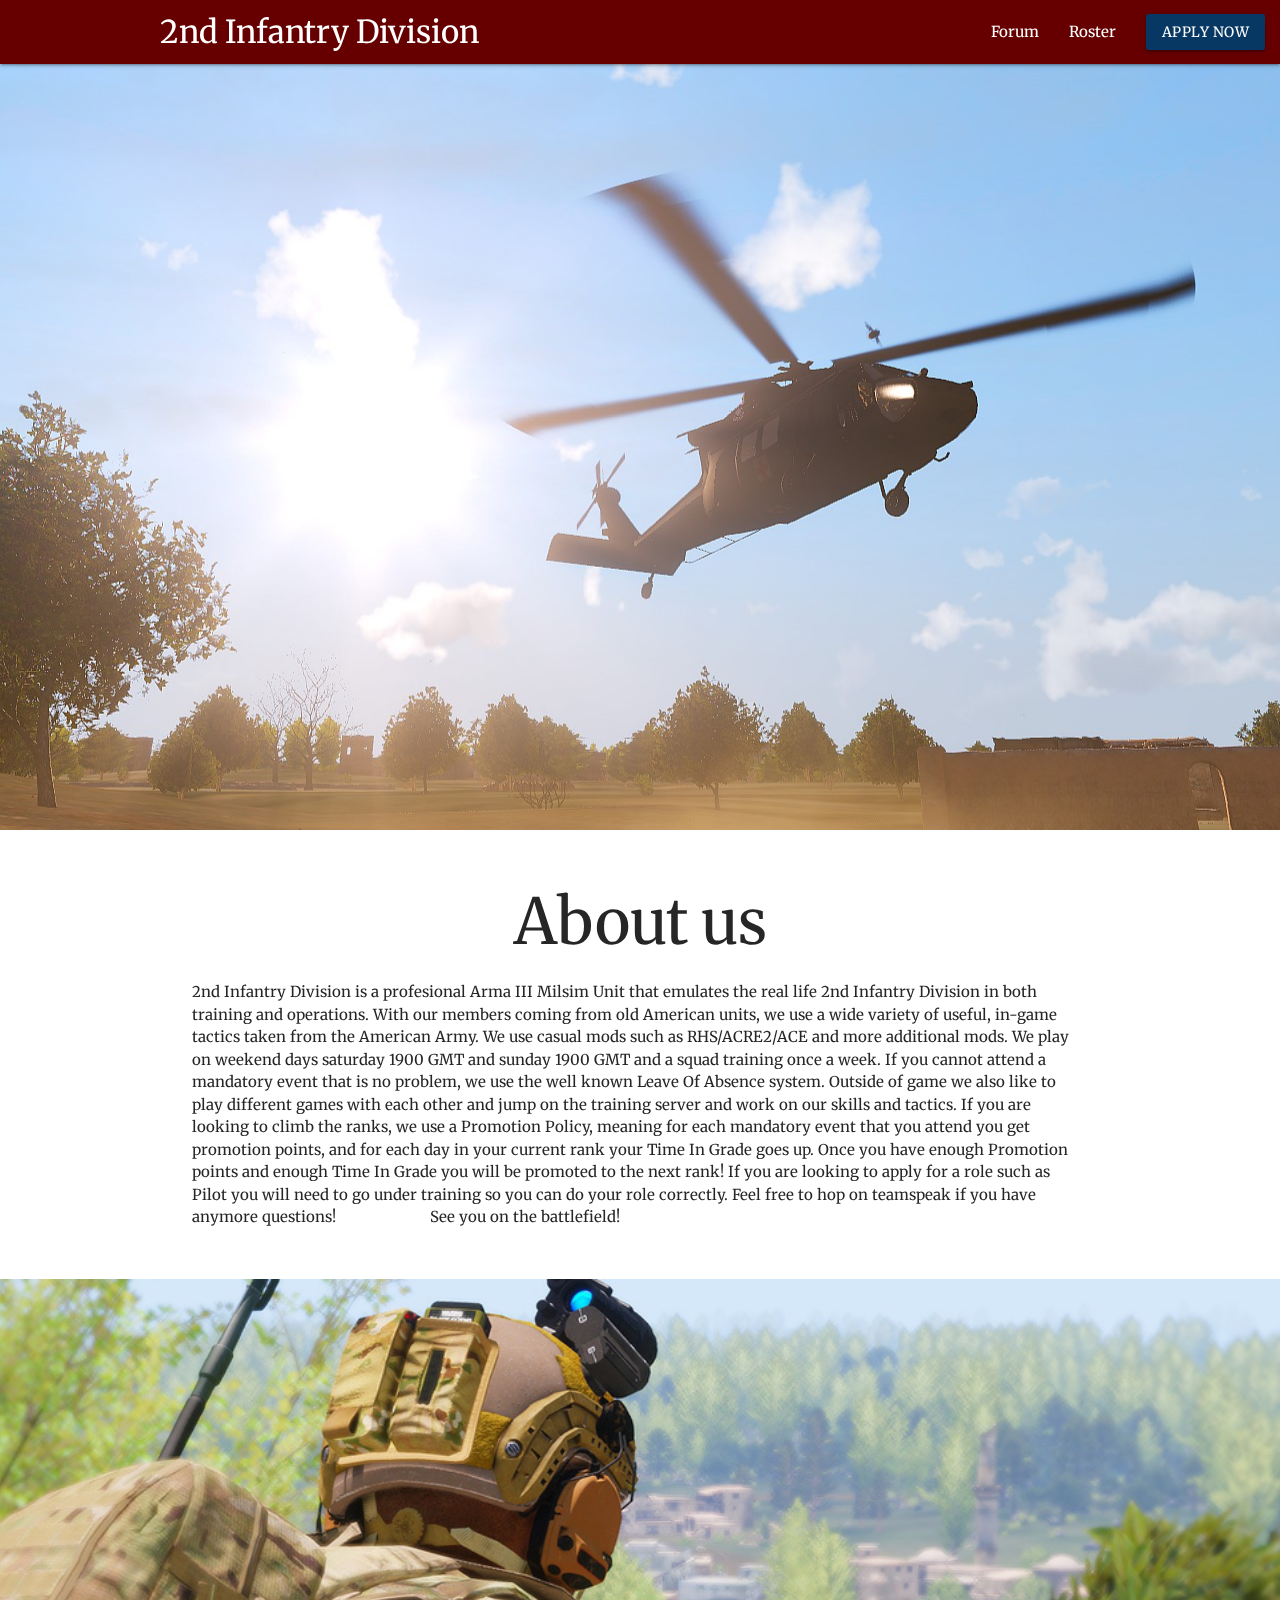
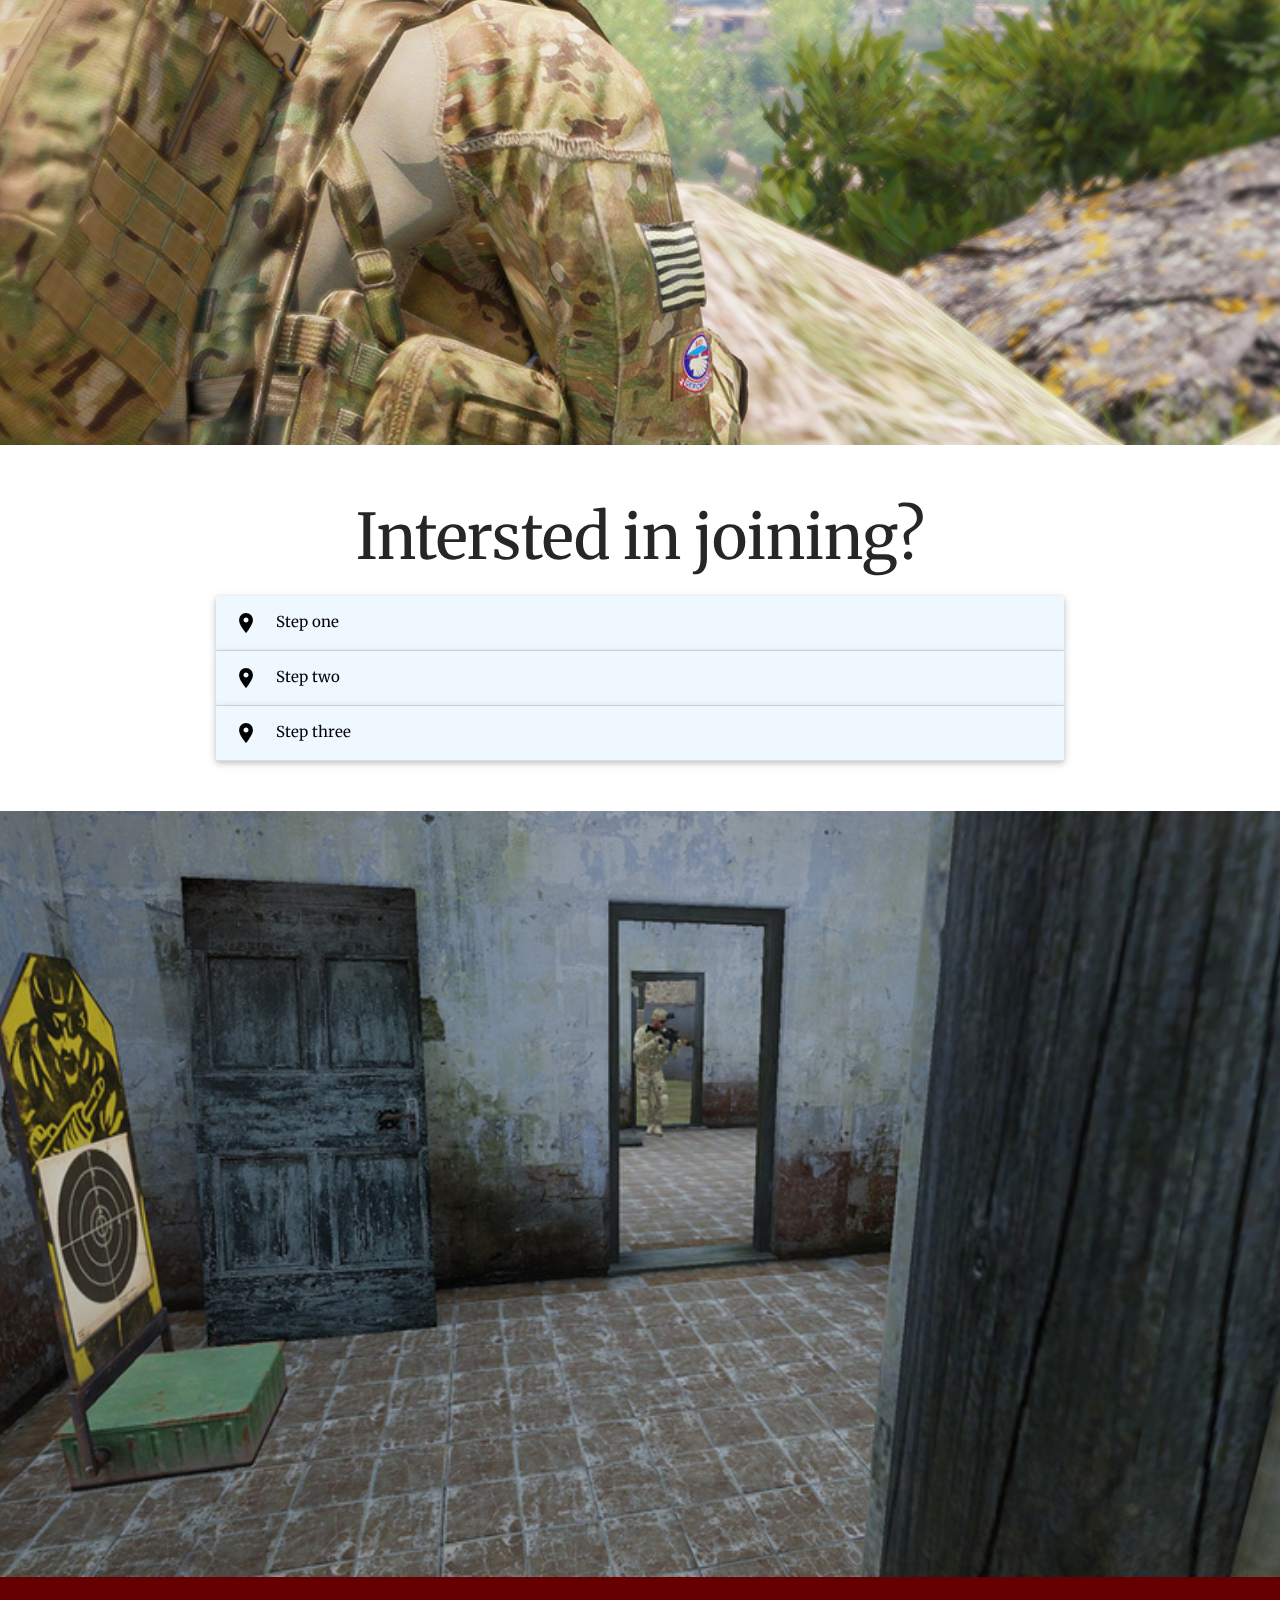
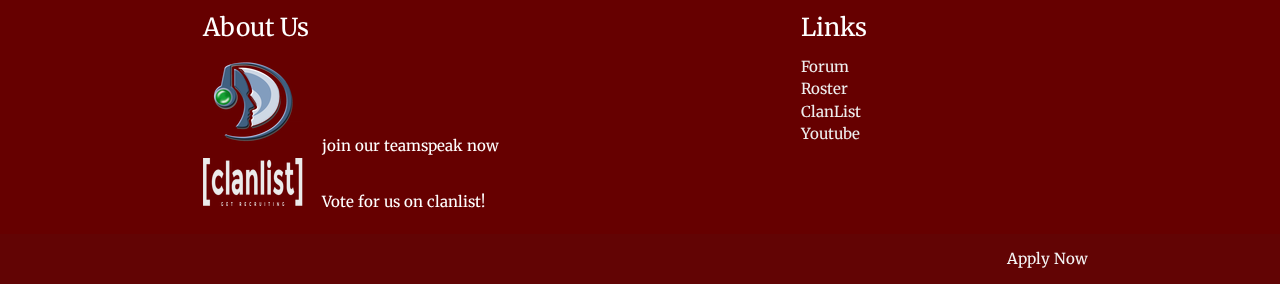
<file: 2ndwebsite/index.html>
<!DOCTYPE html>
<html>
<head>
    <link href="https://fonts.googleapis.com/icon?family=Material+Icons" rel="stylesheet">
    <link type="text/css" rel="stylesheet" href="css/materialize.min.css"  media="screen,projection"/>
    <meta name="viewport" content="width=device-width, initial-scale=1.0"/>
    <link rel="stylesheet" href="css/stylesheet.css">
    <link href="https://fonts.googleapis.com/css?family=Merriweather" rel="stylesheet">
    <link rel="icon" href="https://i.imgur.com/x1wpEHz.png" >
</head>

<body>

<!-- header -->
<nav>
    <div class="nav-wrapper">
        <a href="#!" class="brand-logo"><font color="white">&emsp;&emsp;&emsp;&emsp;&emsp;2nd Infantry Division</a>
        <a href="#" data-target="mobile-demo" class="sidenav-trigger"><i class="material-icons"><font color="white">menu</i></a>
        <ul class="right hide-on-med-and-down">
            <li><a href="http://www.2ndinfantrydivision.eu/index.php"><font color="white">Forum</a></li>
            <li><a href="https://docs.google.com/spreadsheets/d/1KPvdt97hsaISE0mf4OEvLlRvqYz2WluLhP8MxgMEUW8/edit"><font color="white">Roster</a></li>
            <li><a href="https://docs.google.com/forms/d/1MRQJUv60RI5UpkkNvInR-7E4D6VvwXLRpsCyyaXxH-I/" class="waves-effect waves-light btn"><font scolor="white">Apply Now</a></li>
            <link rel="icon" href="http://example.com/favicon.png">
        </ul>
    </div>
</nav>

<ul class="sidenav" id="mobile-demo">
    <li><a href="http://www.2ndinfantrydivision.eu/index.php">Forum</a></li>
    <li><a href="https://docs.google.com/spreadsheets/d/1KPvdt97hsaISE0mf4OEvLlRvqYz2WluLhP8MxgMEUW8/edit">Roster</a></li>
    <li><a href="https://docs.google.com/forms/d/1MRQJUv60RI5UpkkNvInR-7E4D6VvwXLRpsCyyaXxH-I/">Apply Now</a></li>
</ul>

<!-- Paralaxx -->
<div class="parallax-container">
    <div class="parallax"><img src="Images/background1.jpg"></div>
</div>
<div class="section white">
    <div class="row container">
        <h1 class="center-align"><font color="#262626">About us</h1>
        <p class="left-align">2nd Infantry Division is a profesional Arma III Milsim Unit that emulates the real life 2nd Infantry Division in both training and operations. With our members coming from old American units, we use a wide variety of useful, in-game tactics taken from the American Army. We use casual mods such as RHS/ACRE2/ACE and more additional mods. We play on weekend days saturday 1900 GMT and sunday 1900 GMT and a squad training once a week. If you cannot attend a mandatory event that is no problem, we use the well known Leave Of Absence system. Outside of game we also like to play different games with each other and jump on the training server and work on our skills and tactics. If you are looking to climb the ranks, we use a Promotion Policy, meaning for each mandatory event that you attend you get promotion points, and for each day in your current rank your Time In Grade goes up. Once you have enough Promotion points and enough Time In Grade you will be promoted to the next rank! If you are looking to apply for a role such as Pilot you will need to go under training so you can do your role correctly. Feel free to hop on teamspeak if you have anymore questions! &emsp;&emsp;&emsp;&emsp;&emsp;&emsp;See you on the battlefield!</p>
    </div>
</div>
<div class="parallax-container">
    <div class="parallax"><img src="Images/JTAC.jpg"></div>
</div>
<div class="section white">
    <div class="row container">
        <h1 class="center-align"><font color="#262626">Intersted in joining?</h1>
            <ul class="collapsible popout">
                <li>
                    <div class="collapsible-header"><i class="material-icons">place</i>Step one</div>
                    <div class="collapsible-body"><span>Make sure you've read the unit information packet, you can find this on the teamspeak, under unit rules, or you can ask a S-1 staff member</span></div>
                </li>
                <li>
                    <div class="collapsible-header"><i class="material-icons">place</i>Step two</div>
                    <div class="collapsible-body"><span>Apply to the unit, make sure you fill in the correct information, and that you read through the application before sending it.</span></div>
                </li>
                <li>
                    <div class="collapsible-header"><i class="material-icons">place</i>Step three</div>
                    <div class="collapsible-body"><span>Await a S-1 staff member to contact you, and do your interview!</span></div>
                </li>
            </ul>
    </div>
</div>
<div class="parallax-container">
    <div class="parallax"><img src="Images/background5.jpg"></div>
</div>

<!-- footer -->
<footer class="page-footer">
    <div class="container">
        <div class="row">
            <div class="col l6 s12">
                <h5 class="white-text">About Us</h5>
                <a href="ts3server://151.80.230.238:10041/?port10041=&nickname=Web Guest">
                <img src="Images/_ts3.png">
                </a> &emsp;join our teamspeak now
                <br>
                <a href="https://clanlist.io//">
                <img src="Images/clanlist.png" style="width:100px;height:50px;">
                </a> &emsp;Vote for us on clanlist!
            </div>
            <div class="col l4 offset-l2 s12">
                <h5 class="white-text">Links</h5>
                <ul>
                    <li><a class="grey-text text-lighten-3" href="http://www.2ndinfantrydivision.eu/index.php">Forum</a></li>
                    <li><a class="grey-text text-lighten-3" href="https://docs.google.com/spreadsheets/d/1KPvdt97hsaISE0mf4OEvLlRvqYz2WluLhP8MxgMEUW8/edit?usp=drive_web&ouid=113473528148926386270">Roster</a></li>
                    <li><a class="grey-text text-lighten-3" href="https://clanlist.io">ClanList</a></li>
                    <li><a class="grey-text text-lighten-3" href="https://www.youtube.com/channel/UCp-PPJ7hnW9oIrftDdBlVFg">Youtube</a></li>
                </ul>
            </div>
        </div>
    </div>
    <div class="footer-copyright">
        <div class="container">
            <!-- © 2018 Copyright -->
            <a class="grey-text text-lighten-4 right" href="https://docs.google.com/forms/d/1MRQJUv60RI5UpkkNvInR-7E4D6VvwXLRpsCyyaXxH-I/">Apply Now</a>
        </div>
    </div>
</footer>

<script type="application/javascript">
    document.addEventListener('DOMContentLoaded', function() {
        var elems = document.querySelectorAll('.sidenav');
        var instances = M.Sidenav.init(elems);
    });

</script>


<script type="application/javascript">
    document.addEventListener('DOMContentLoaded', function() {
        var elems = document.querySelectorAll('.parallax');
        var instances = M.Parallax.init(elems);
    });
</script>

<script type="application/javascript">
document.addEventListener('DOMContentLoaded', function() {
var elems = document.querySelectorAll('.collapsible');
var instances = M.Collapsible.init(elems);
});
</script>

<script type="text/javascript" src="js/materialize.min.js"></script>
</body>
</html>
</file>
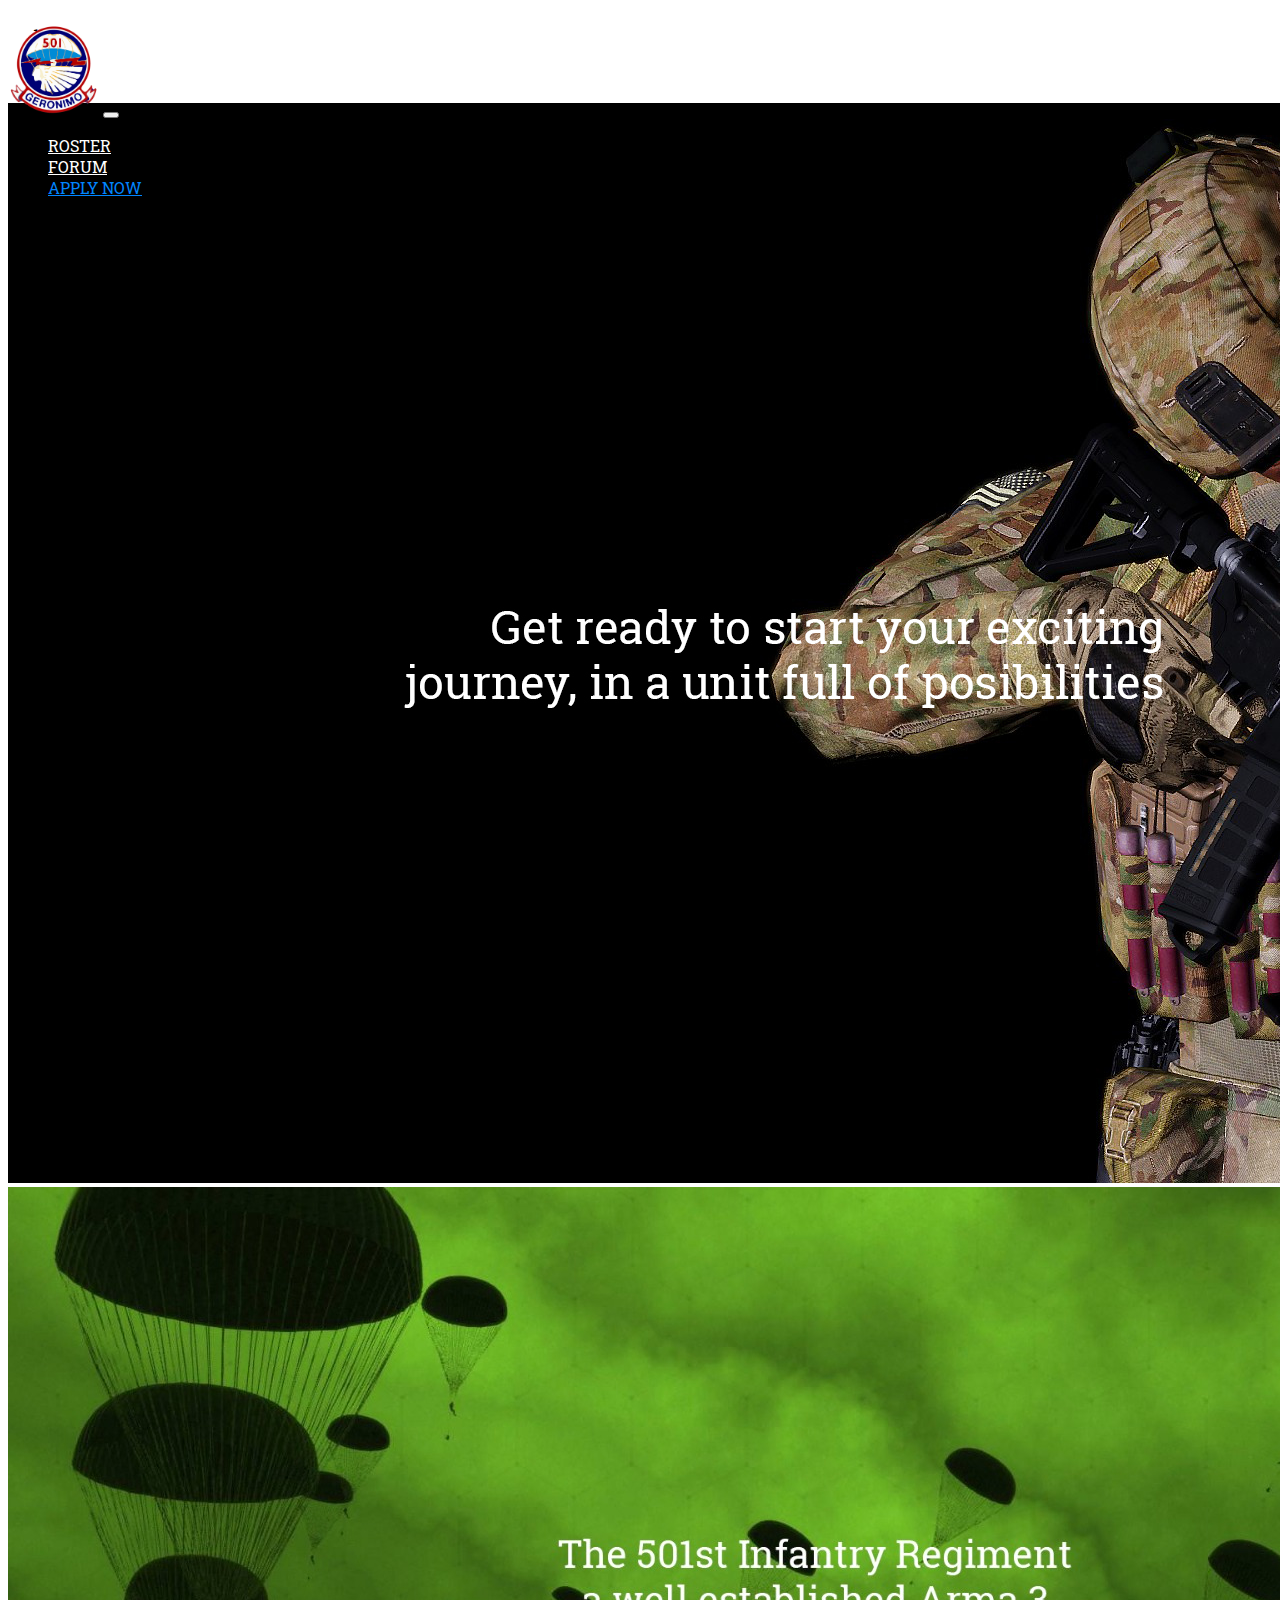
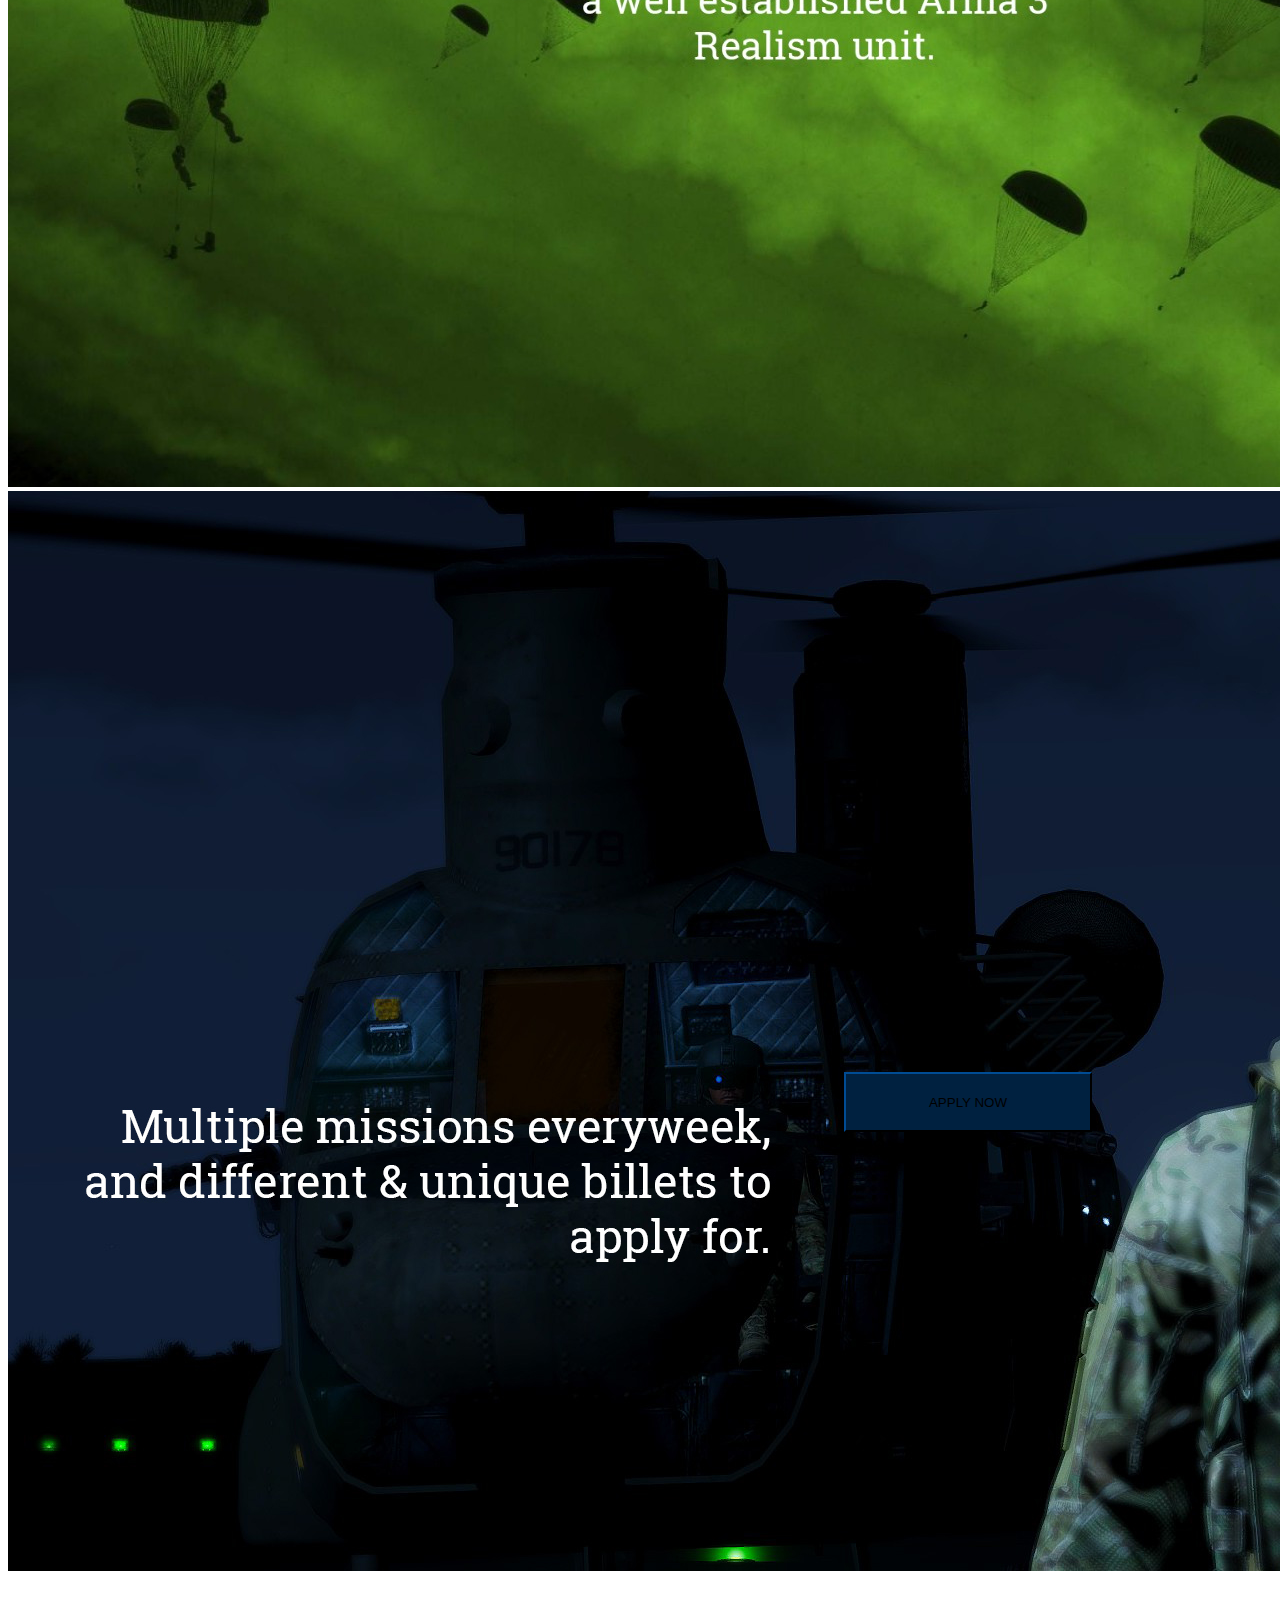
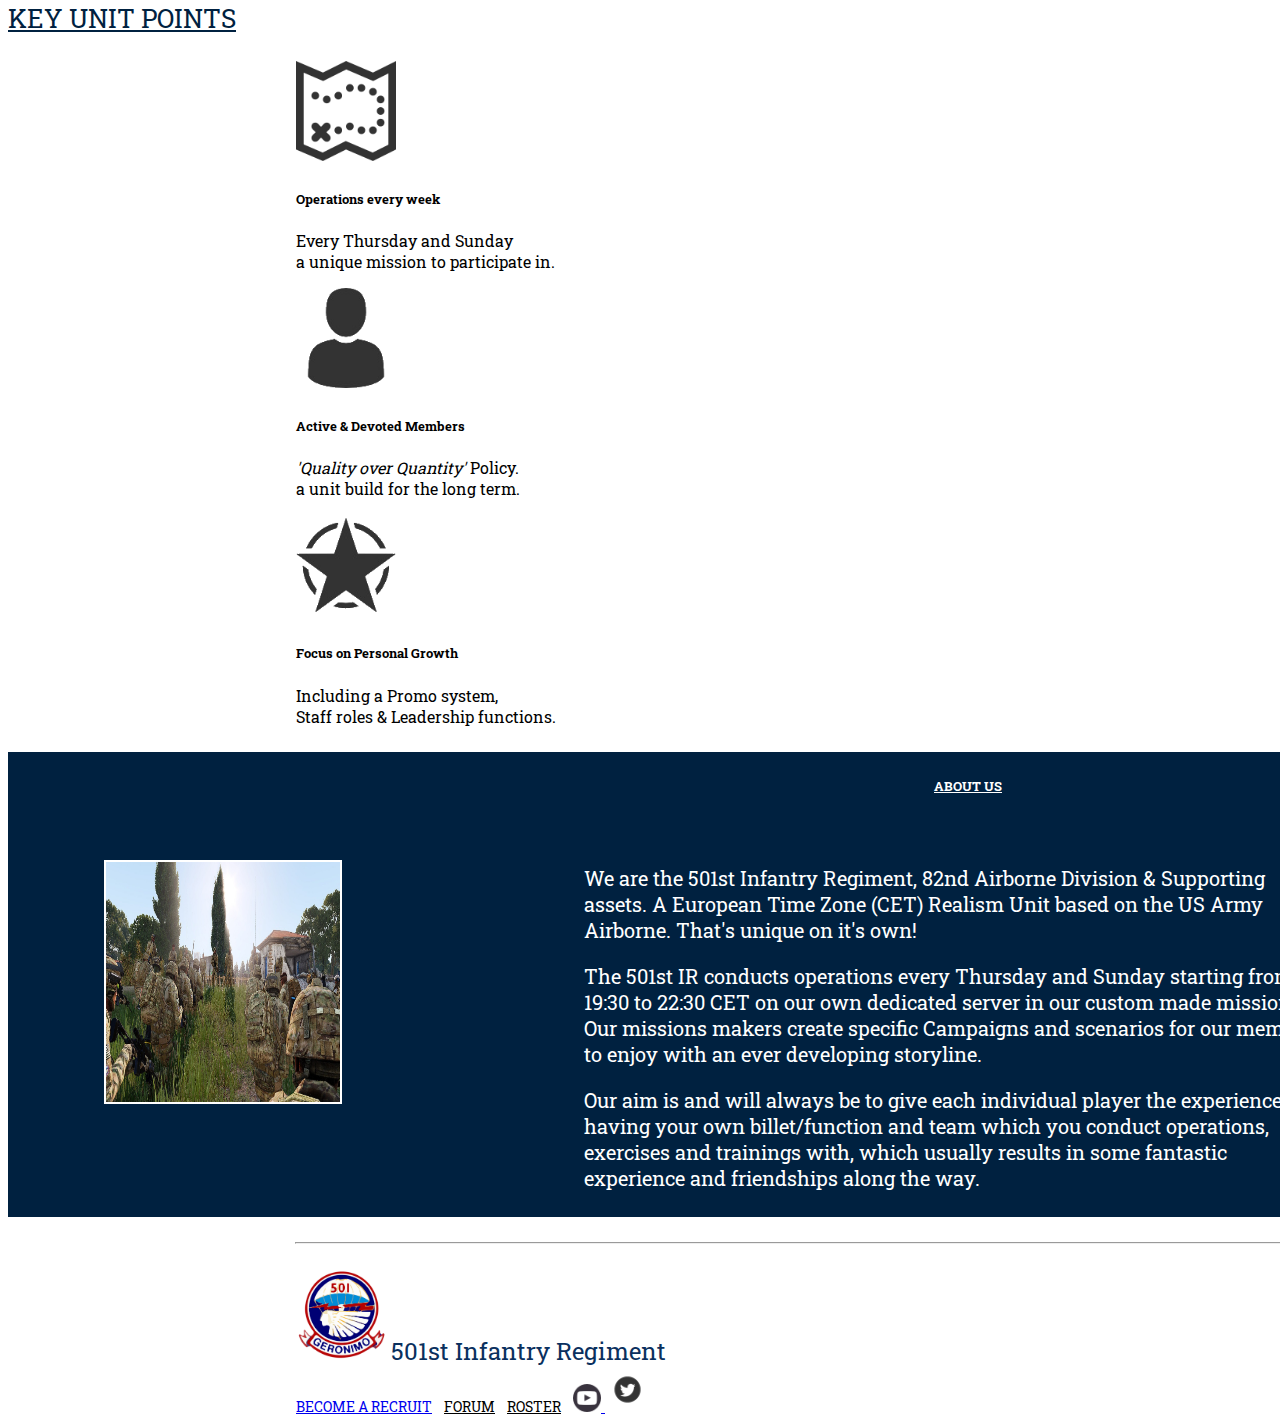
<file: 501st/index.html>
<!DOCTYPE html>
<html lang="en">
<head>
    <meta charset="UTF-8">
    <title>501st</title>
    <link rel="stylesheet" href="https://stackpath.bootstrapcdn.com/bootstrap/4.1.3/css/bootstrap.min.css"
          integrity="sha384-MCw98/SFnGE8fJT3GXwEOngsV7Zt27NXFoaoApmYm81iuXoPkFOJwJ8ERdknLPMO" crossorigin="anonymous">
    <script src="https://code.jquery.com/jquery-3.3.1.slim.min.js"
            integrity="sha384-q8i/X+965DzO0rT7abK41JStQIAqVgRVzpbzo5smXKp4YfRvH+8abtTE1Pi6jizo"
            crossorigin="anonymous"></script>
    <script src="https://cdnjs.cloudflare.com/ajax/libs/popper.js/1.14.3/umd/popper.min.js"
            integrity="sha384-ZMP7rVo3mIykV+2+9J3UJ46jBk0WLaUAdn689aCwoqbBJiSnjAK/l8WvCWPIPm49"
            crossorigin="anonymous"></script>
    <script src="https://stackpath.bootstrapcdn.com/bootstrap/4.1.3/js/bootstrap.min.js"
            integrity="sha384-ChfqqxuZUCnJSK3+MXmPNIyE6ZbWh2IMqE241rYiqJxyMiZ6OW/JmZQ5stwEULTy"
            crossorigin="anonymous"></script>
    <link href="https://fonts.googleapis.com/css?family=Roboto+Slab" rel="stylesheet">
    <link rel="stylesheet" href="css/newsheet.css">
</head>
<body>

<!-- Nav Bar -->

<div class="container-fluid">
    <div class="row justify-content-center relative">
        <div class="col-sm-12 no-padding">
            <div id="carouselExampleIndicators" class="carousel slide" data-ride="carousel">
                <ol class="carousel-indicators">
                    <li data-target="#carouselExampleIndicators" data-slide-to="0" class="active"></li>
                    <li data-target="#carouselExampleIndicators" data-slide-to="1"></li>
                    <li data-target="#carouselExampleIndicators" data-slide-to="2"></li>
                </ol>
                <div class="carousel-inner">
                    <div class="carousel-item active">
                        <img class="d-block w-100" src="images/header1.jpg" alt="First slide">
                    </div>
                    <div class="carousel-item">
                        <img class="d-block w-100" src="images/header2.jpeg" alt="Second slide">
                    </div>
                    <div class="carousel-item">
                        <img class="d-block w-100" src="images/header3.jpg" alt="Third slide">
                    </div>
                </div>
            </div>
            <div class="apply">
                <a href="applynow.html">
                <button type="button" class="btn btn-primary">APPLY NOW</button>
                </a>
            </div>
            <nav class="navbar navbar-expand-lg navbar-light">
                <a class="navbar-brand" href="#"><img height="91px" width="91px" class="img-fluid" src="images/logo1.png"></a>
                <button class="navbar-toggler" type="button" data-toggle="collapse"
                        data-target="#navbarSupportedContent" aria-controls="navbarSupportedContent"
                        aria-expanded="false" aria-label="Toggle navigation">
                    <span class="navbar-toggler-icon"></span>
                </button>

                <div class="collapse navbar-collapse" id="navbarSupportedContent">
                    <ul class="navbar-nav mr-left">
                        <li class="nav-item active">
                            <a class="nav-link text-white" href="Roster.php">ROSTER</a>
                        </li>
                        <li class="nav-item">
                            <a class="nav-link text-white" href="portal.php">FORUM</a>
                        </li>
                        <li class="nav-item">
                            <a class="nav-link text-blue" href="applynow.html">APPLY NOW</a>
                        </li>
                    </ul>
                </div>
            </nav>
        </div>
    </div>

    <div class="row mt"></div>

        <!-- Key Unit Points -->

        <div class="col-sm-12 text-center keypoint">
            <p>KEY UNIT POINTS</p>
        </div>
    <div class="row w-70 mt">
        <div class="col-sm-4 text-center">
            <img class="key-img" src="images/map.png">
            <h5 class="mt">Operations every week</h5>
            <p>Every Thursday and Sunday<br>a unique mission to participate in.</p>
        </div>
        <div class="col-sm-4 text-center">
            <img class="key-img" src="images/guy.png">
            <h5 class="mt">Active & Devoted Members</h5>
            <p><i>'Quality over Quantity'</i> Policy.<br>a unit build for the long term.</p>
        </div>
        <div class="col-sm-4 text-center">
            <img class="key-img" src="images/star1.png">
            <h5 class="mt">Focus on Personal Growth</h5>
            <p>Including a Promo system,<br>Staff roles & Leadership functions.</p>
        </div>
    </div>

    <!-- About us -->

    <div class="row mt relative bg-blue">
        <img class="triangle" src="images/triangle.png">
        <div class="col-sm-2 aboutus">
            <img class="aboutus-img" src="images/aboutus.jpeg">
        </div>
        <h5 class="aboutus-title mt">ABOUT US</h5>
        <div class="col-sm-8 aboutus-text">
            <p>We are the 501st Infantry Regiment, 82nd Airborne Division & Supporting <br> assets. A European Time Zone
                (CET) Realism Unit based on the US Army <br> Airborne. That's unique on it's own!</p>
            <p>The 501st IR conducts operations every Thursday and Sunday starting from <br> 19:30 to 22:30 CET on our
                own dedicated server in our custom made missions. <br> Our missions makers create specific Campaigns and
                scenarios for our members <br> to enjoy with an ever developing storyline.</p>
            <p>Our aim is and will always be to give each individual player the experience of <br> having your own
                billet/function and team which you conduct operations, <br> exercises and trainings with, which usually
                results in some fantastic <br> experience and friendships along the way.</p>
        </div>

    </div>
    <div class="mt"></div>
    <hr class="w-70">
    <div class="mt"></div>
    <div class="row w-70 mt">

        <!-- Footer -->

        <div class="col-sm-4">
            <img height="91px" width="91px" class="img-fluid" src="images/logo1.png">
            <span class="img-fluid">501st Infantry Regiment</span>
        </div>
        <div class="col-sm-4">
        </div>
        <div class="col-sm-4 text-right">
            <a class="blue_footerlink" href="applynow.html">BECOME A RECRUIT</a>&nbsp;&nbsp;
            <a class="footerlink" href="portal.php">FORUM</a>&nbsp;&nbsp;
            <a class="footerlink" href="Roster.php">ROSTER</a>&nbsp;&nbsp;
            <a href="#!">
                <img class="youtube" src="images/youtube1.png" width="28px" height="28px">
            </a>
            <a href="#!">
                <img class="twitter" src="images/Twitter.jpg" width="45px" height="45px">
            </a>
        </div>
        </div>
        </ul>
    </div>
</div>
</body>
</html>

<!-- class MT = <br> (25px) -->
</file>
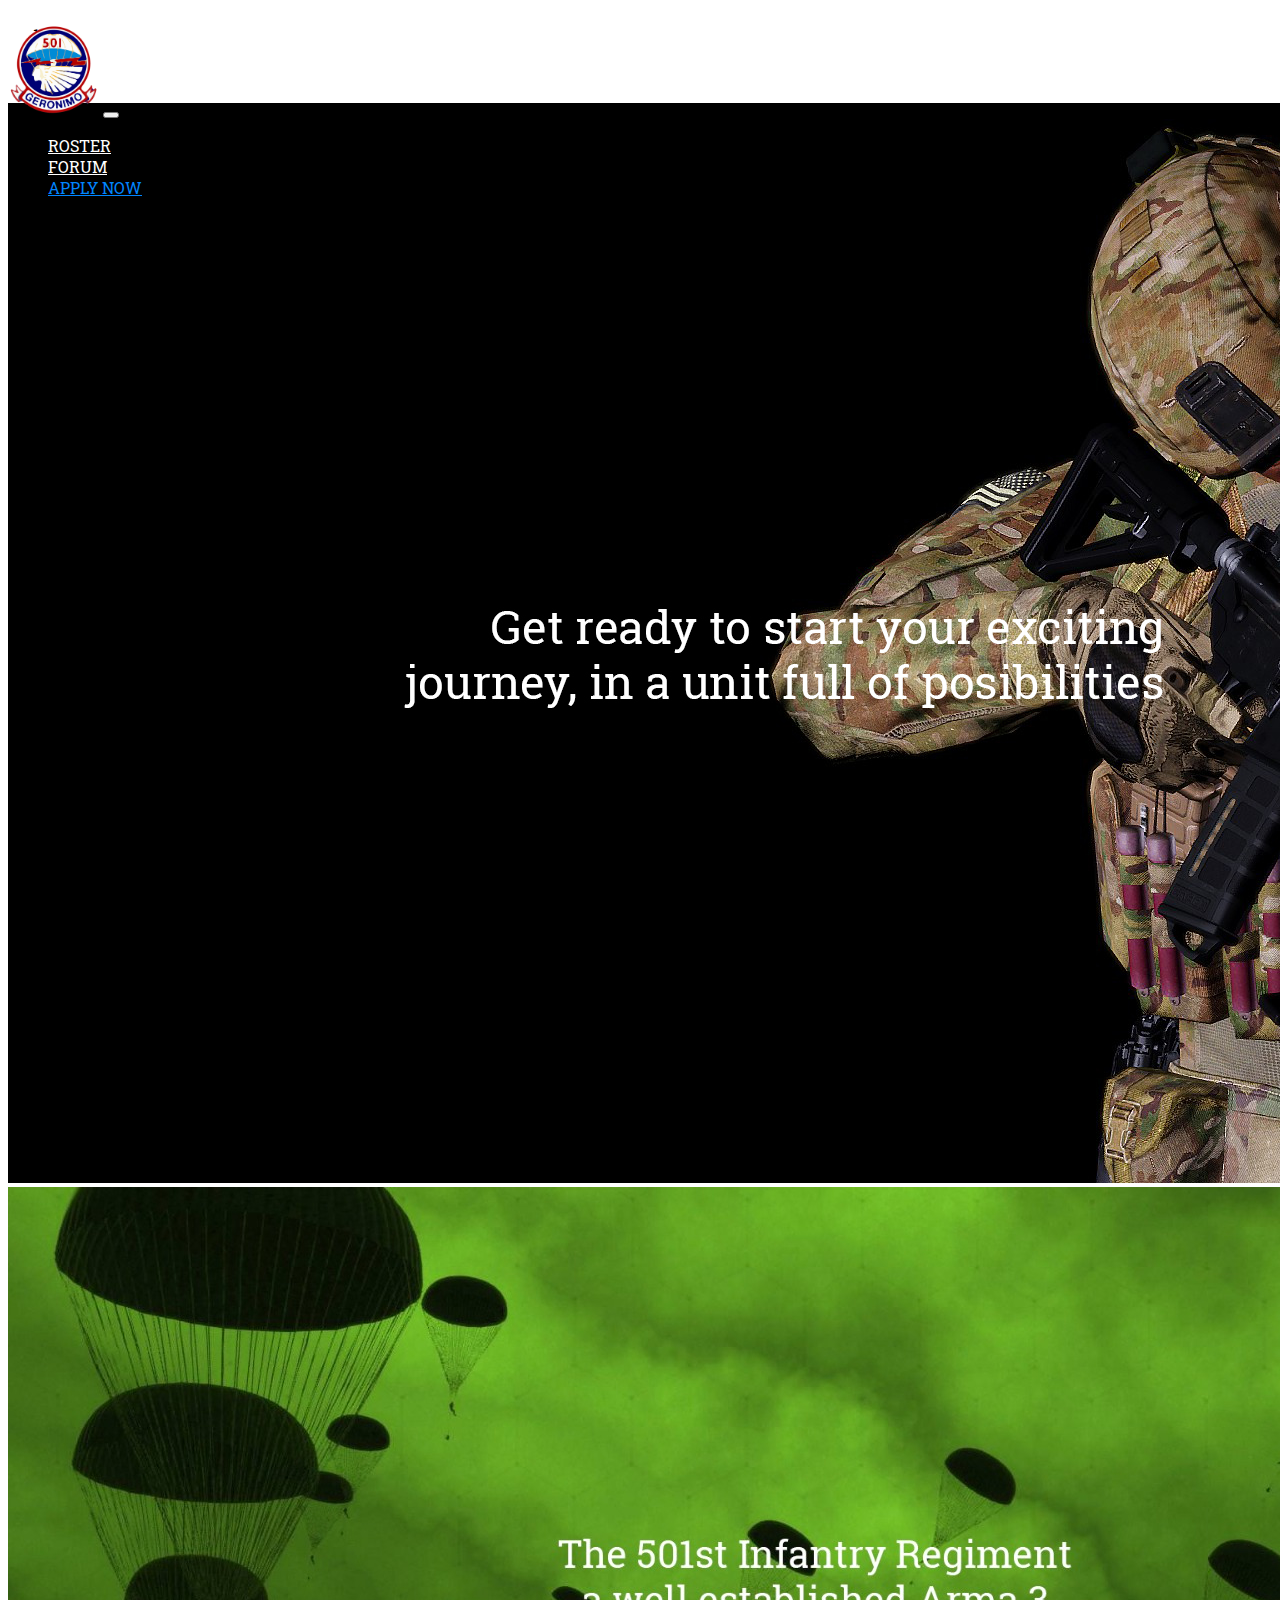
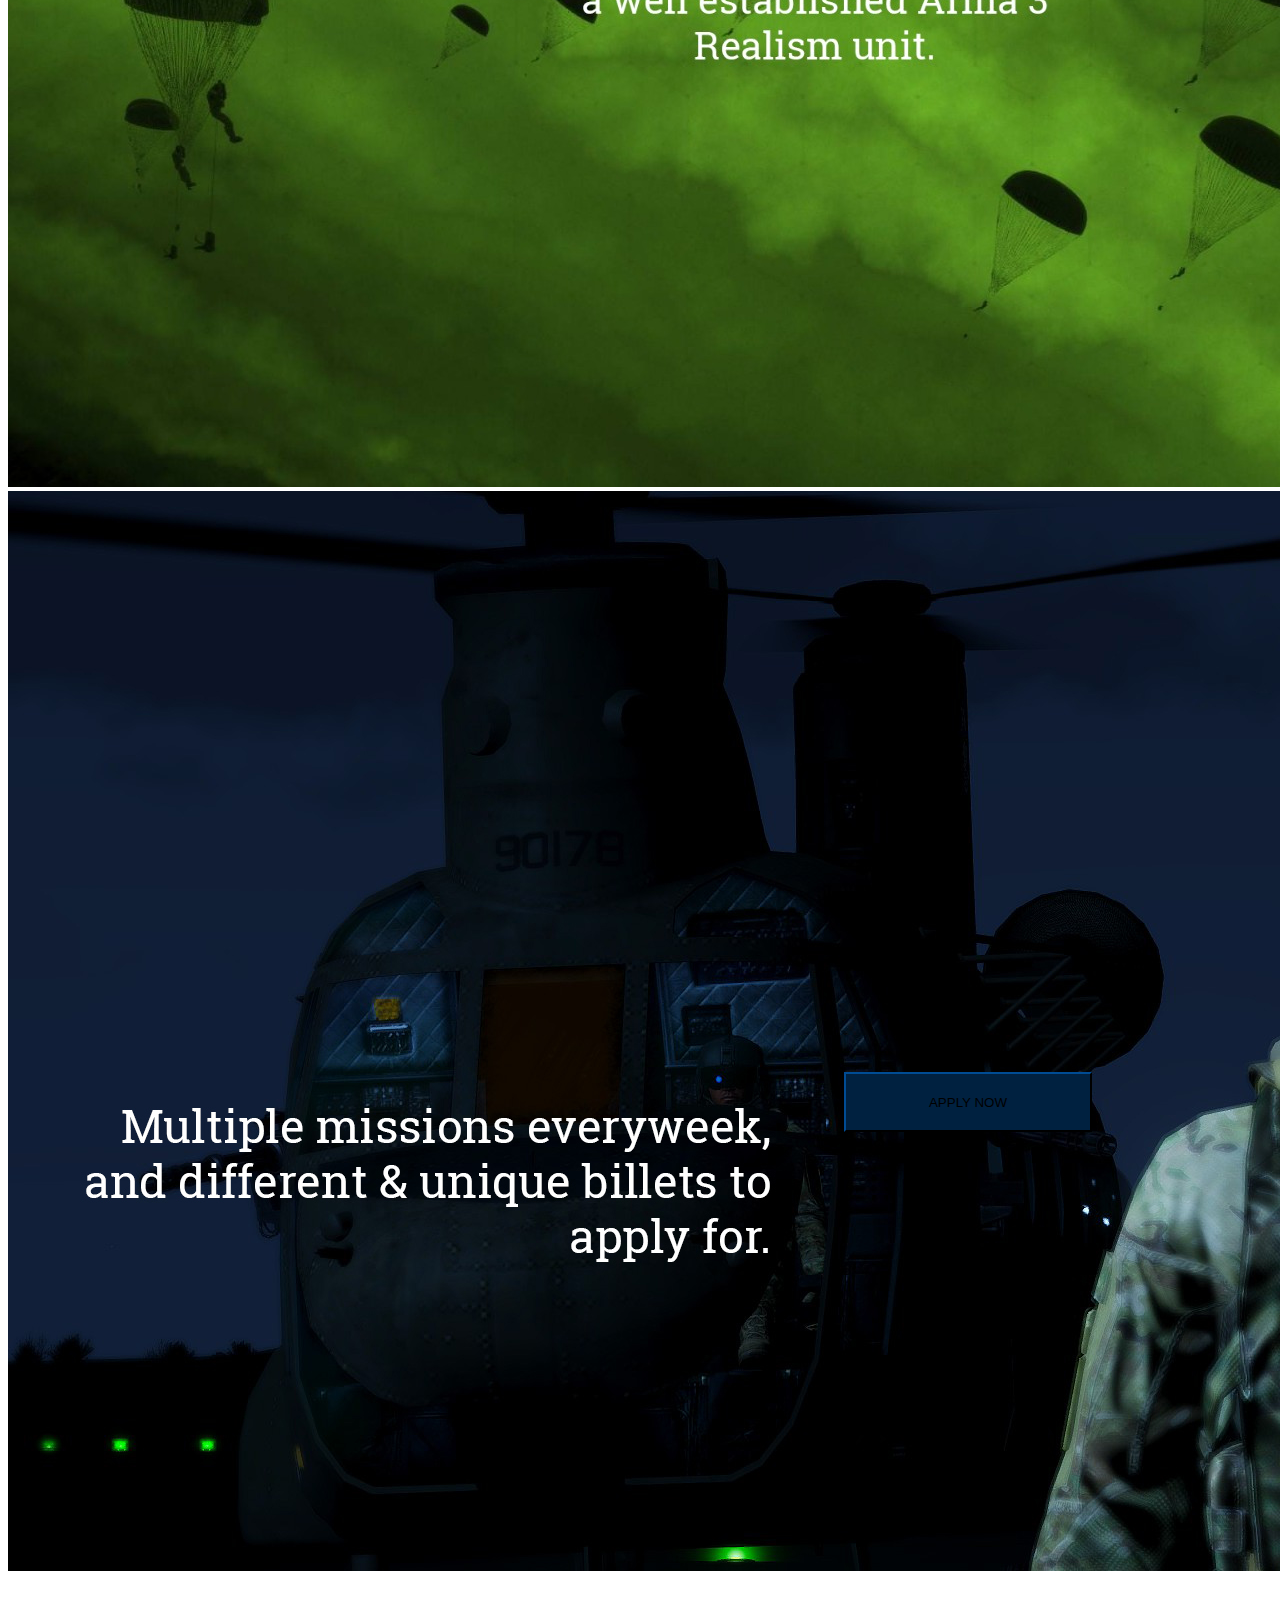
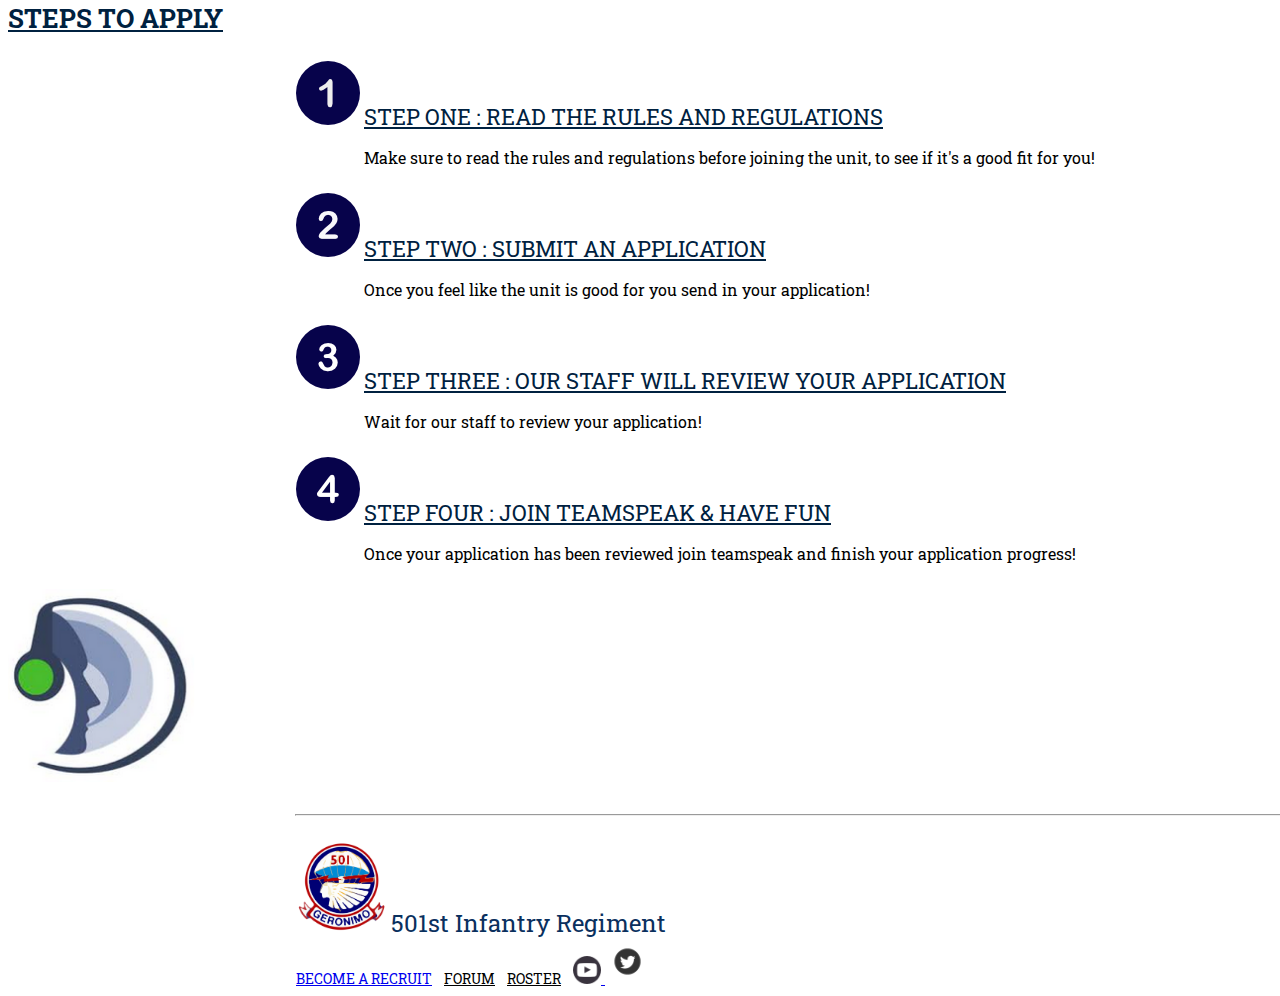
<file: 501st/applynow.html>
<!DOCTYPE html>
<html lang="en">
<head>
    <meta charset="UTF-8">
    <title>501st</title>
    <link rel="stylesheet" href="https://stackpath.bootstrapcdn.com/bootstrap/4.1.3/css/bootstrap.min.css"
          integrity="sha384-MCw98/SFnGE8fJT3GXwEOngsV7Zt27NXFoaoApmYm81iuXoPkFOJwJ8ERdknLPMO" crossorigin="anonymous">
    <script src="https://code.jquery.com/jquery-3.3.1.slim.min.js"
            integrity="sha384-q8i/X+965DzO0rT7abK41JStQIAqVgRVzpbzo5smXKp4YfRvH+8abtTE1Pi6jizo"
            crossorigin="anonymous"></script>
    <script src="https://cdnjs.cloudflare.com/ajax/libs/popper.js/1.14.3/umd/popper.min.js"
            integrity="sha384-ZMP7rVo3mIykV+2+9J3UJ46jBk0WLaUAdn689aCwoqbBJiSnjAK/l8WvCWPIPm49"
            crossorigin="anonymous"></script>
    <script src="https://stackpath.bootstrapcdn.com/bootstrap/4.1.3/js/bootstrap.min.js"
            integrity="sha384-ChfqqxuZUCnJSK3+MXmPNIyE6ZbWh2IMqE241rYiqJxyMiZ6OW/JmZQ5stwEULTy"
            crossorigin="anonymous"></script>
    <link href="https://fonts.googleapis.com/css?family=Roboto+Slab" rel="stylesheet">
    <link rel="stylesheet" href="css/newsheet.css">
</head>
<body>

<!-- Nav Bar -->

<div class="container-fluid">
    <div class="row justify-content-center relative">
        <div class="col-sm-12 no-padding">
            <div id="carouselExampleIndicators" class="carousel slide" data-ride="carousel">
                <ol class="carousel-indicators">
                    <li data-target="#carouselExampleIndicators" data-slide-to="0" class="active"></li>
                    <li data-target="#carouselExampleIndicators" data-slide-to="1"></li>
                    <li data-target="#carouselExampleIndicators" data-slide-to="2"></li>
                </ol>
                <div class="carousel-inner">
                    <div class="carousel-item active">
                        <img class="d-block w-100" src="images/header1.jpg" alt="First slide">
                    </div>
                    <div class="carousel-item">
                        <img class="d-block w-100" src="images/header2.jpeg" alt="Second slide">
                    </div>
                    <div class="carousel-item">
                        <img class="d-block w-100" src="images/header3.jpg" alt="Third slide">
                    </div>
                </div>
            </div>
            <div class="apply">
                <a href="https://www.501stir.eu/applynow.html">
                <button type="button" class="btn btn-primary">APPLY NOW</button>
                </a>
            </div>
            <nav class="navbar navbar-expand-lg navbar-light">
                <a class="navbar-brand" href="#"><img height="91px" width="91px" class="img-fluid" src="images/logo1.png"></a>
                <button class="navbar-toggler" type="button" data-toggle="collapse"
                        data-target="#navbarSupportedContent" aria-controls="navbarSupportedContent"
                        aria-expanded="false" aria-label="Toggle navigation">
                    <span class="navbar-toggler-icon"></span>
                </button>

                <div class="collapse navbar-collapse" id="navbarSupportedContent">
                    <ul class="navbar-nav mr-left">
                        <li class="nav-item active">
                            <a class="nav-link text-white" href="https://www.501stir.eu/Roster.php">ROSTER</a>
                        </li>
                        <li class="nav-item">
                            <a class="nav-link text-white" href="https://www.501stir.eu/portal.php">FORUM</a>
                        </li>
                        <li class="nav-item">
                            <a class="nav-link text-blue" href="https://www.501stir.eu/applynow.htm">APPLY NOW</a>
                        </li>
                    </ul>
                </div>
            </nav>
        </div>
    </div>

    <div class="row mt"></div>
    <div class="col-sm-12 text-center keypoint">
        <p><b>STEPS TO APPLY</b></p>
    </div>

    <!-- Steps to apply -->
    <div class="row w-70 mt">
    <div class="col-10">
        <img height="64px" width="64px" class="img-fluid" src="images/one.png">
        <a href="https://docs.google.com/document/d/1lLKDaWDK5A9uhcKu3cKk_rCFpY4TyeIemMUV_2mFgf4" class="steps">STEP ONE : READ THE RULES AND REGULATIONS</a>
        <p>&nbsp;&nbsp;&nbsp;&nbsp;&nbsp;&nbsp;&nbsp;&nbsp;&nbsp;&nbsp;&nbsp;&nbsp;&nbsp;&nbsp;&nbsp;&nbsp;&nbsp;Make sure to read the rules and regulations before joining the unit, to see if it's a good fit for you!</p>
    </div>
        <div class="col-10 mt">
            <img height="64px" width="64px" class="img-fluid" src="images/two.png">
            <a href="https://www.501stir.eu/form.php?formid=4" class="steps">STEP TWO : SUBMIT AN APPLICATION</a>
            <p>&nbsp;&nbsp;&nbsp;&nbsp;&nbsp;&nbsp;&nbsp;&nbsp;&nbsp;&nbsp;&nbsp;&nbsp;&nbsp;&nbsp;&nbsp;&nbsp;&nbsp;Once you feel like the unit is good for you send in your application!</p>
        </div>
        <div class="col-10 mt">
            <img height="64px" width="64px" class="img-fluid" src="images/three.png">
            <a href="https://www.501stir.eu/forumdisplay.php?fid=48" class="steps">STEP THREE : OUR STAFF WILL REVIEW YOUR APPLICATION</a>
            <p>&nbsp;&nbsp;&nbsp;&nbsp;&nbsp;&nbsp;&nbsp;&nbsp;&nbsp;&nbsp;&nbsp;&nbsp;&nbsp;&nbsp;&nbsp;&nbsp;&nbsp;Wait for our staff to review your application!</p>
        </div>
        <div class="col-10 mt">
            <img height="64px" width="64px" class="img-fluid" src="images/four.png">
            <a href="ts3server://ts.501stir.eu/?port=&nickname=Web Guest" class="steps">STEP FOUR : JOIN TEAMSPEAK & HAVE FUN</a>
            <p>&nbsp;&nbsp;&nbsp;&nbsp;&nbsp;&nbsp;&nbsp;&nbsp;&nbsp;&nbsp;&nbsp;&nbsp;&nbsp;&nbsp;&nbsp;&nbsp;&nbsp;Once your application has been reviewed join teamspeak and finish your application progress!</p>
        </div>
    </div>

    <div class="row mt"></div>
    <div class="col-sm-12 text-center keypoint">
        <a href="ts3server://ts.501stir.eu/?port=&nickname=Web Guest">
            <img src="images/teamspeak.png" style="width:191px;height:193px;">
        </a>
    </div>
    <!-- End Steps of apply -->

    <div class="row mt relative">
    </div>
    <div class="mt"></div>
    <hr class="w-70">
    <div class="mt"></div>
    <div class="row w-70 mt">

        <!-- Footer -->

        <div class="col-sm-4">
            <img height="91px" width="91px" class="img-fluid" src="images/logo1.png">
            <span class="img-fluid">501st Infantry Regiment</span>
        </div>
        <div class="col-sm-4">
        </div>
        <div class="col-sm-4 text-right">
            <a class="blue_footerlink" href="https://www.501stir.eu/applynow.html">BECOME A RECRUIT</a>&nbsp;&nbsp;
            <a class="footerlink" href="https://www.501stir.eu/portal.php">FORUM</a>&nbsp;&nbsp;
            <a class="footerlink" href="https://www.501stir.eu/Roster.php">ROSTER</a>&nbsp;&nbsp;
            <a href="#!">
                <img class="youtube" src="images/youtube1.png" width="28px" height="28px">
            </a>
            <a href="#!">
                <img class="twitter" src="images/Twitter.jpg" width="45px" height="45px">
            </a>
        </div>
    </div>
    </ul>
</div>
</div>
</body>
</html>

<!-- class MT = <br> (25px) -->
</file>
<file: 2ndwebsite/css/stylesheet.css>
.parallax-container
{
    height: 766px;
}

.header
{
    height: 150px;
}

body {
    display: flex;
    min-height: 100vh;
    flex-direction: column;
}

main {
    flex: 1 0 auto;
}

.nav-wrapper
{
    background-color: transparent; !important;

}

nav
{
    background-color: #660000; !important;
}

.page-footer {
    background-color: #660000;!important;
}


.btn
{
    background-color: #073763 !important;
}

body{
    font-family: 'Merriweather', serif; !important;
}

.collapsible-header
{
    background-color: aliceblue; !important;
    color: black;
}
</file>
<file: 501st/css/newsheet.css>
body {
    font-family: 'Roboto Slab', serif;
    display: flex;
}

.relative {
    position: relative;
}

.apply {
    position: absolute;
    top: 85%;
    left: 50%;
    transform: translate(-50%, -50%);
}

.btn {
    width: 248px !important;
    height: 60px !important;
}

.no-padding {
    padding: 0;
}

.navbar {
    position: absolute;
    top: 0;
    left: 0;
    width: 100%;
}

.text-blue {
    color: #0085FF !important;
}

.text-white{
    color: white !important;
}

.mr-left {
    margin-left: auto !important;
}

.w-70 {
    width: 70%;
    margin: auto;
}

.keypoint {
    font-size: 26px;
    text-decoration: underline;
    color: #002140;
}

.steps {
    font-size: 22px;
    text-decoration: underline;
    color: #002140;
}

.mt {
    margin-top: 25px;
}

.key-img {
    height: 100px;
    width: 100px;
}
.background {
    height: 465px;
}

.triangle {
    position: absolute;
    right: 0;
}

.bg-blue {
    background-color: #002140;
    height: 465px;
}

.aboutus {
    position: absolute;
    top: 50%;
    left: 5%;
    transform: translate(0, -50%);
}

.aboutus-img {
    height: 240px;
    width: 234px;
    border: 2px solid white;
}

.aboutus-title {
    position: absolute;
    left: 50%;
    transform: translate(-50%);
    text-decoration: underline;
    color: white;

}

.aboutus-text {
    position: absolute;
    top: 20%;
    left: 30%;
    color: white;
    font-size: 20px;
}

.footerlink {
    color: black;
    font-size: 14px;
}

.blue_footerlink {
    font-size: 14px;
}

.img-fluid {
    font-size: 24px;
    color: #0A305E;
}

.btn-primary {
    background-color: #002140 !important;
    border-color: #002140 !important;
}
</file>
